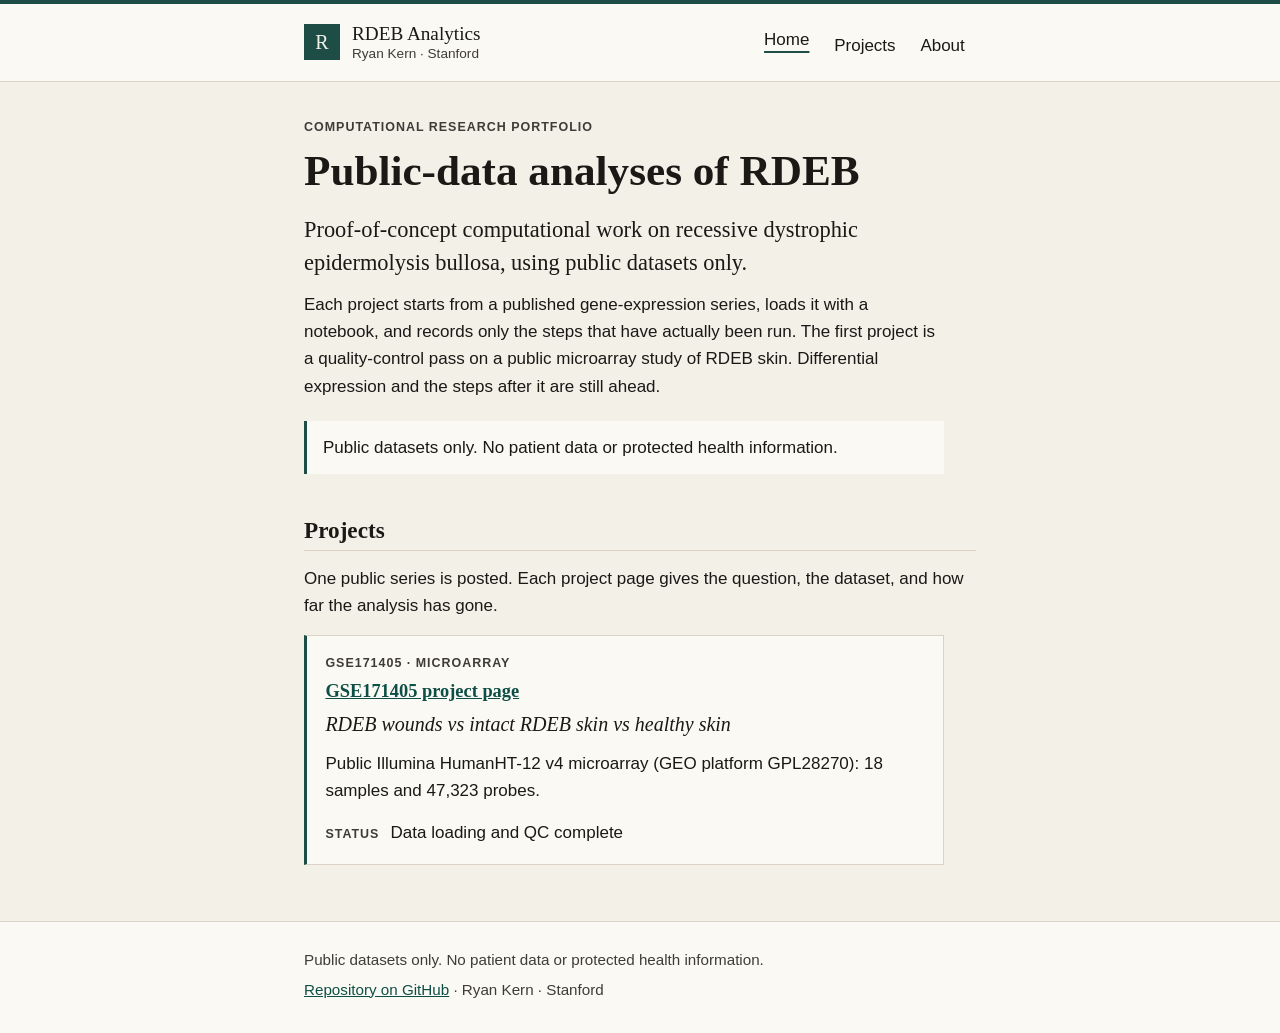
<file: docs/index.html>
<!DOCTYPE html>
<html lang="en">
<head>
  <meta charset="utf-8">
  <meta name="viewport" content="width=device-width, initial-scale=1">
  <title>RDEB Analytics</title>
  <meta name="description" content="Proof-of-concept computational analyses of public recessive dystrophic epidermolysis bullosa (RDEB) data, by Ryan Kern.">
  <meta name="author" content="Ryan Kern">
  <meta name="theme-color" content="#f3f0e8" media="(prefers-color-scheme: light)">
  <meta name="theme-color" content="#161513" media="(prefers-color-scheme: dark)">
  <link rel="canonical" href="https://theravingrooster.github.io/rdeb-analytics/">
  <link rel="icon" href="favicon.svg" type="image/svg+xml">
  <link rel="stylesheet" href="css/style.css">
  <meta property="og:title" content="RDEB Analytics">
  <meta property="og:description" content="Proof-of-concept computational analyses of public RDEB data, by Ryan Kern.">
  <meta property="og:type" content="website">
  <meta property="og:url" content="https://theravingrooster.github.io/rdeb-analytics/">
</head>
<body>
  <a class="skip" href="#main">Skip to content</a>
  <header class="site-header">
    <div class="wrap header-inner">
      <a class="brand" href="index.html">
        <span class="brand-mark" aria-hidden="true">R</span>
        <span>
          <span class="brand-name">RDEB Analytics</span>
          <span class="brand-by">Ryan Kern · Stanford</span>
        </span>
      </a>
      <nav class="nav" aria-label="Primary">
        <ul>
          <li><a href="index.html" aria-current="page">Home</a></li>
          <li><a href="index.html#projects">Projects</a></li>
          <li><a href="about.html">About</a></li>
        </ul>
      </nav>
    </div>
  </header>
  <main id="main" class="wrap">
    <header class="page-head">
      <p class="kicker">Computational research portfolio</p>
      <h1>Public-data analyses of RDEB</h1>
      <p class="lede">Proof-of-concept computational work on recessive dystrophic epidermolysis bullosa, using public datasets only.</p>
    </header>
    <div class="prose">
      <p>Each project starts from a published gene-expression series, loads it with a notebook, and records only the steps that have actually been run. The first project is a quality-control pass on a public microarray study of RDEB skin. Differential expression and the steps after it are still ahead.</p>
      <p class="callout">Public datasets only. No patient data or protected health information.</p>
    </div>

    <section id="projects" aria-labelledby="projects-heading">
      <h2 id="projects-heading">Projects</h2>
      <p>One public series is posted. Each project page gives the question, the dataset, and how far the analysis has gone.</p>
      <!--
        Adding a project: copy the article below, point the link at
        projects/<id>.html, and replace the text. Also copy
        docs/projects/template.html to docs/projects/<id>.html.
      -->
      <article class="card">
        <p class="kicker">GSE171405 · Microarray</p>
        <h3><a href="projects/gse171405.html">GSE171405 project page</a></h3>
        <p class="question">RDEB wounds vs intact RDEB skin vs healthy skin</p>
        <p>Public Illumina HumanHT-12 v4 microarray (GEO platform GPL28270): 18 samples and 47,323 probes.</p>
        <p class="status"><span class="status-label">Status</span> Data loading and QC complete</p>
      </article>
    </section>
  </main>
  <footer class="site-footer">
    <div class="wrap">
      <p>Public datasets only. No patient data or protected health information.</p>
      <p><a href="https://github.com/theravingrooster/rdeb-analytics">Repository on GitHub</a> · Ryan Kern · Stanford</p>
    </div>
  </footer>
</body>
</html>
</file>
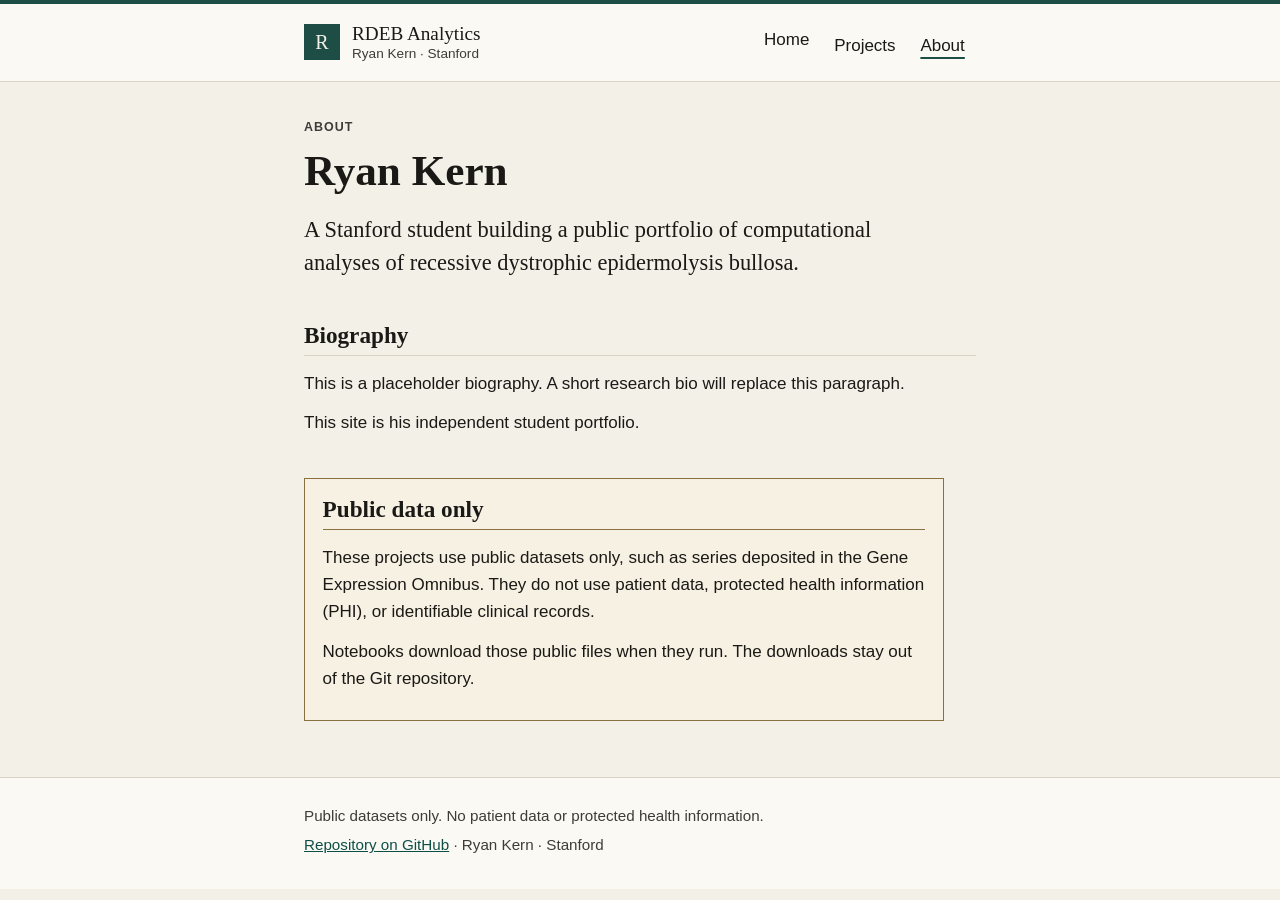
<file: docs/about.html>
<!DOCTYPE html>
<html lang="en">
<head>
  <meta charset="utf-8">
  <meta name="viewport" content="width=device-width, initial-scale=1">
  <title>About · RDEB Analytics</title>
  <meta name="description" content="About Ryan Kern's RDEB Analytics portfolio. Public datasets only; no patient data or protected health information.">
  <meta name="author" content="Ryan Kern">
  <meta name="theme-color" content="#f3f0e8" media="(prefers-color-scheme: light)">
  <meta name="theme-color" content="#161513" media="(prefers-color-scheme: dark)">
  <link rel="canonical" href="https://theravingrooster.github.io/rdeb-analytics/about.html">
  <link rel="icon" href="favicon.svg" type="image/svg+xml">
  <link rel="stylesheet" href="css/style.css">
</head>
<body>
  <a class="skip" href="#main">Skip to content</a>
  <header class="site-header">
    <div class="wrap header-inner">
      <a class="brand" href="index.html">
        <span class="brand-mark" aria-hidden="true">R</span>
        <span>
          <span class="brand-name">RDEB Analytics</span>
          <span class="brand-by">Ryan Kern · Stanford</span>
        </span>
      </a>
      <nav class="nav" aria-label="Primary">
        <ul>
          <li><a href="index.html">Home</a></li>
          <li><a href="index.html#projects">Projects</a></li>
          <li><a href="about.html" aria-current="page">About</a></li>
        </ul>
      </nav>
    </div>
  </header>
  <main id="main" class="wrap">
    <header class="page-head">
      <p class="kicker">About</p>
      <h1>Ryan Kern</h1>
      <p class="lede">A Stanford student building a public portfolio of computational analyses of recessive dystrophic epidermolysis bullosa.</p>
    </header>

    <section class="prose" aria-labelledby="bio-heading">
      <h2 id="bio-heading">Biography</h2>
      <p>This is a placeholder biography. A short research bio will replace this paragraph.</p>
      <p>This site is his independent student portfolio.</p>
    </section>

    <section class="notice" aria-labelledby="data-heading">
      <h2 id="data-heading">Public data only</h2>
      <p>These projects use public datasets only, such as series deposited in the Gene Expression Omnibus. They do not use patient data, protected health information (PHI), or identifiable clinical records.</p>
      <p>Notebooks download those public files when they run. The downloads stay out of the Git repository.</p>
    </section>
  </main>
  <footer class="site-footer">
    <div class="wrap">
      <p>Public datasets only. No patient data or protected health information.</p>
      <p><a href="https://github.com/theravingrooster/rdeb-analytics">Repository on GitHub</a> · Ryan Kern · Stanford</p>
    </div>
  </footer>
</body>
</html>
</file>
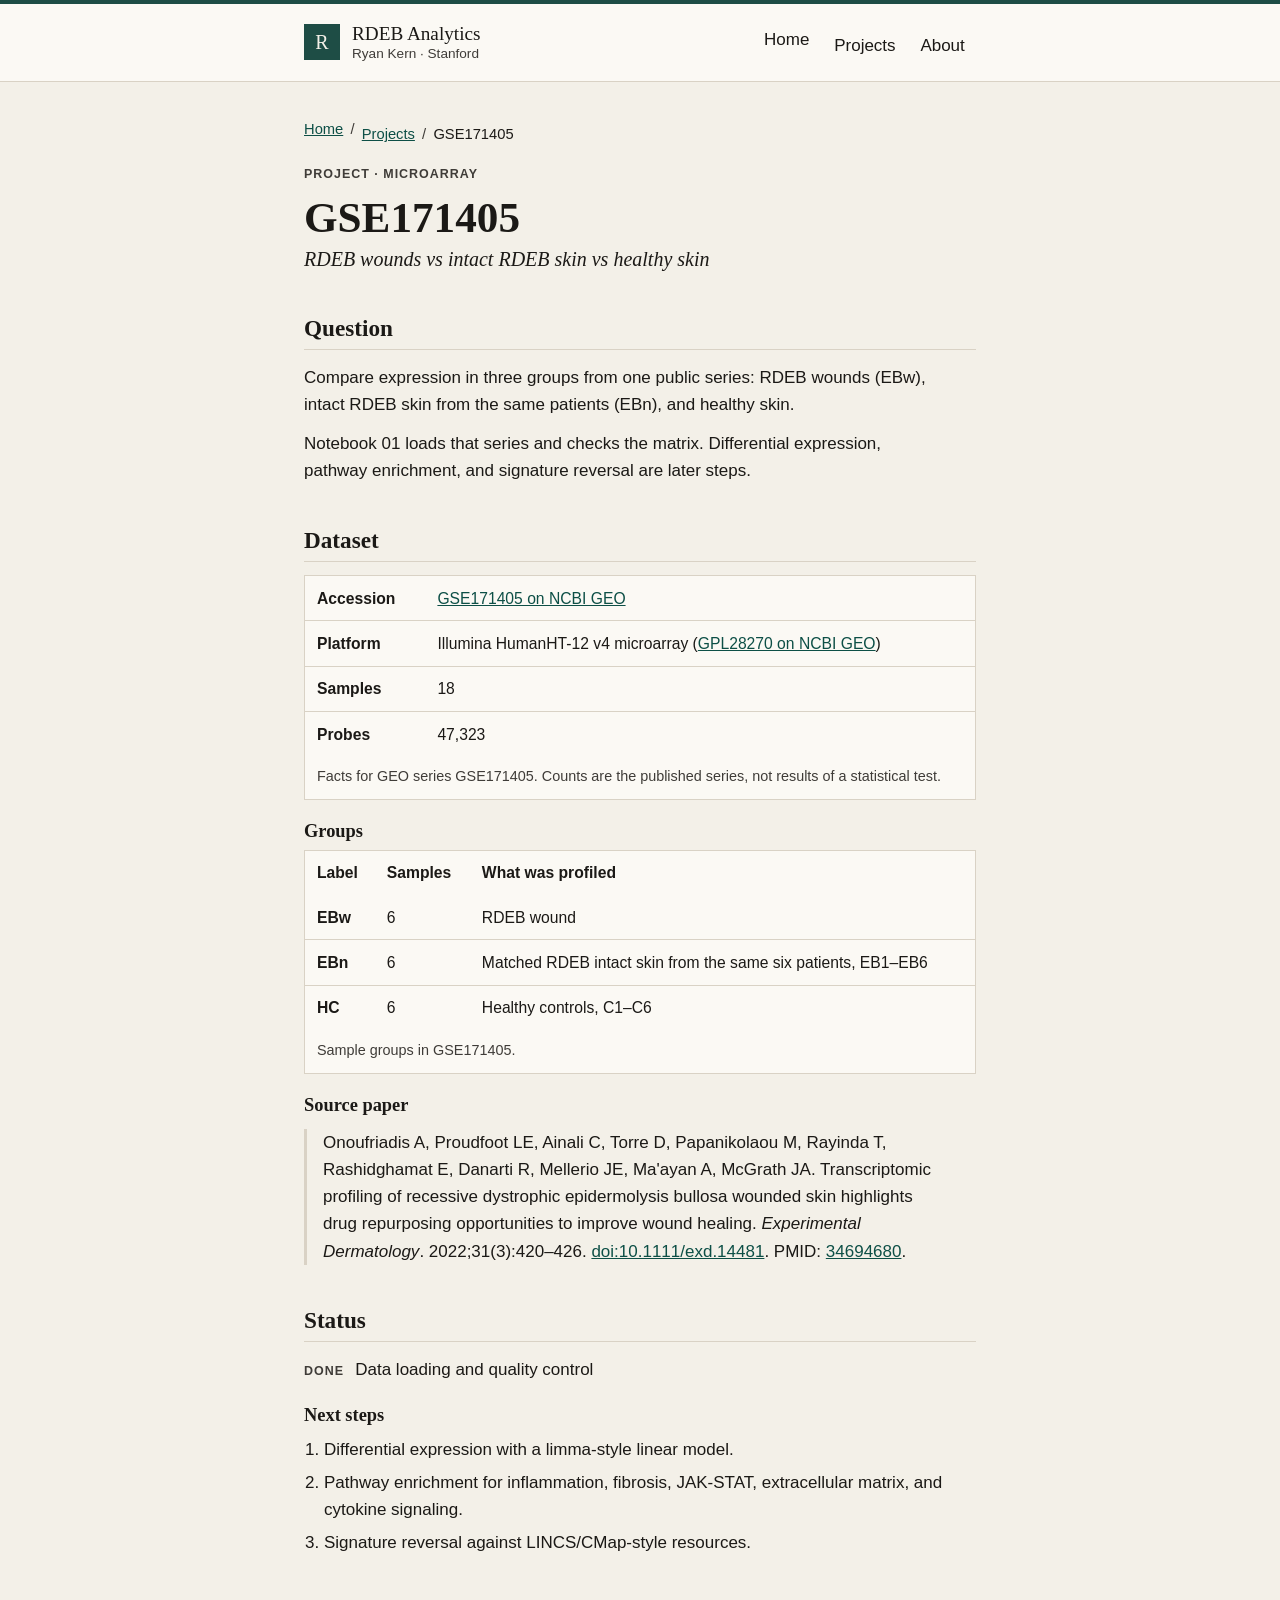
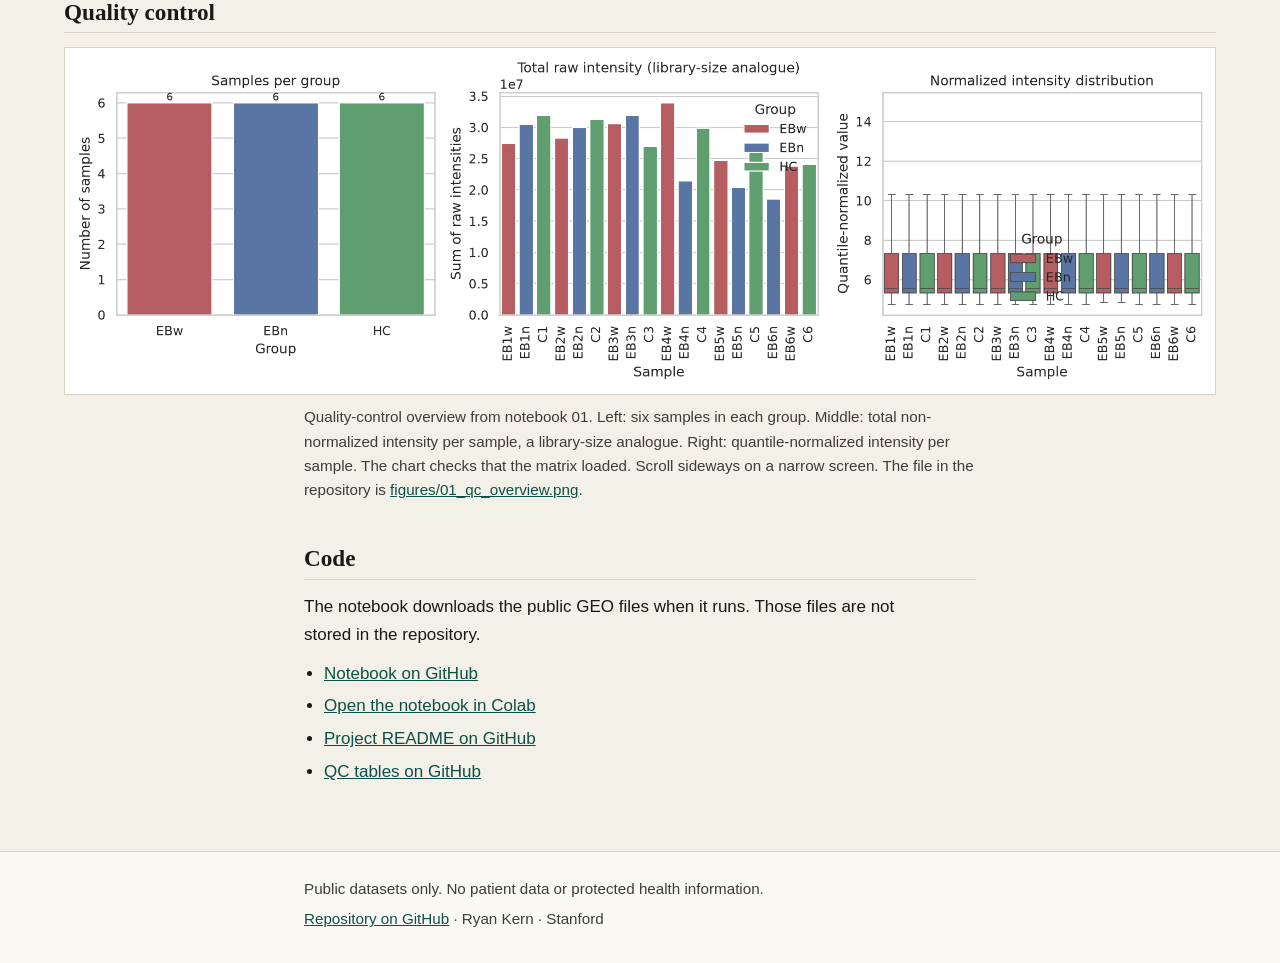
<file: docs/projects/gse171405.html>
<!DOCTYPE html>
<html lang="en">
<head>
  <meta charset="utf-8">
  <meta name="viewport" content="width=device-width, initial-scale=1">
  <title>GSE171405 · RDEB Analytics</title>
  <meta name="description" content="GSE171405: public microarray comparison of RDEB wounds, intact RDEB skin, and healthy skin. Data loading and QC are complete.">
  <meta name="author" content="Ryan Kern">
  <meta name="theme-color" content="#f3f0e8" media="(prefers-color-scheme: light)">
  <meta name="theme-color" content="#161513" media="(prefers-color-scheme: dark)">
  <link rel="canonical" href="https://theravingrooster.github.io/rdeb-analytics/projects/gse171405.html">
  <link rel="icon" href="../favicon.svg" type="image/svg+xml">
  <link rel="stylesheet" href="../css/style.css">
</head>
<body>
  <a class="skip" href="#main">Skip to content</a>
  <header class="site-header">
    <div class="wrap header-inner">
      <a class="brand" href="../index.html">
        <span class="brand-mark" aria-hidden="true">R</span>
        <span>
          <span class="brand-name">RDEB Analytics</span>
          <span class="brand-by">Ryan Kern · Stanford</span>
        </span>
      </a>
      <nav class="nav" aria-label="Primary">
        <ul>
          <li><a href="../index.html">Home</a></li>
          <li><a href="../index.html#projects">Projects</a></li>
          <li><a href="../about.html">About</a></li>
        </ul>
      </nav>
    </div>
  </header>
  <main id="main">
    <div class="wrap">
    <nav class="breadcrumb" aria-label="Breadcrumb">
      <ol>
        <li><a href="../index.html">Home</a></li>
        <li><a href="../index.html#projects">Projects</a></li>
        <li aria-current="page">GSE171405</li>
      </ol>
    </nav>
    <header class="page-head">
      <p class="kicker">Project · Microarray</p>
      <h1>GSE171405</h1>
      <p class="question">RDEB wounds vs intact RDEB skin vs healthy skin</p>
    </header>

    <section class="prose" aria-labelledby="question-heading">
      <h2 id="question-heading">Question</h2>
      <p>Compare expression in three groups from one public series: RDEB wounds (EBw), intact RDEB skin from the same patients (EBn), and healthy skin.</p>
      <p>Notebook 01 loads that series and checks the matrix. Differential expression, pathway enrichment, and signature reversal are later steps.</p>
    </section>

    <section aria-labelledby="dataset-heading">
      <h2 id="dataset-heading">Dataset</h2>
      <div class="table-scroll">
        <table>
          <caption>Facts for GEO series GSE171405. Counts are the published series, not results of a statistical test.</caption>
          <tbody>
            <tr>
              <th scope="row">Accession</th>
              <td><a href="https://www.ncbi.nlm.nih.gov/geo/query/acc.cgi?acc=GSE171405">GSE171405 on NCBI GEO</a></td>
            </tr>
            <tr>
              <th scope="row">Platform</th>
              <td>Illumina HumanHT-12 v4 microarray (<a href="https://www.ncbi.nlm.nih.gov/geo/query/acc.cgi?acc=GPL28270">GPL28270 on NCBI GEO</a>)</td>
            </tr>
            <tr>
              <th scope="row">Samples</th>
              <td>18</td>
            </tr>
            <tr>
              <th scope="row">Probes</th>
              <td>47,323</td>
            </tr>
          </tbody>
        </table>
      </div>
      <h3>Groups</h3>
      <div class="table-scroll">
        <table>
          <caption>Sample groups in GSE171405.</caption>
          <thead>
            <tr>
              <th scope="col">Label</th>
              <th scope="col">Samples</th>
              <th scope="col">What was profiled</th>
            </tr>
          </thead>
          <tbody>
            <tr>
              <th scope="row">EBw</th>
              <td>6</td>
              <td>RDEB wound</td>
            </tr>
            <tr>
              <th scope="row">EBn</th>
              <td>6</td>
              <td>Matched RDEB intact skin from the same six patients, EB1–EB6</td>
            </tr>
            <tr>
              <th scope="row">HC</th>
              <td>6</td>
              <td>Healthy controls, C1–C6</td>
            </tr>
          </tbody>
        </table>
      </div>
      <h3>Source paper</h3>
      <p class="citation">Onoufriadis A, Proudfoot LE, Ainali C, Torre D, Papanikolaou M, Rayinda T, Rashidghamat E, Danarti R, Mellerio JE, Ma'ayan A, McGrath JA. Transcriptomic profiling of recessive dystrophic epidermolysis bullosa wounded skin highlights drug repurposing opportunities to improve wound healing. <cite>Experimental Dermatology</cite>. 2022;31(3):420–426. <a href="https://doi.org/10.1111/exd.14481">doi:10.1111/exd.14481</a>. PMID: <a href="https://pubmed.ncbi.nlm.nih.gov/34694680/">34694680</a>.</p>
    </section>

    <section class="prose" aria-labelledby="status-heading">
      <h2 id="status-heading">Status</h2>
      <p class="status"><span class="status-label">Done</span> Data loading and quality control</p>
      <h3>Next steps</h3>
      <ol>
        <li>Differential expression with a limma-style linear model.</li>
        <li>Pathway enrichment for inflammation, fibrosis, JAK-STAT, extracellular matrix, and cytokine signaling.</li>
        <li>Signature reversal against LINCS/CMap-style resources.</li>
      </ol>
    </section>

    </div>
    <div class="wrap wrap-wide">
    <section aria-labelledby="qc-heading">
      <h2 id="qc-heading">Quality control</h2>
      <figure>
        <div class="figure-frame" tabindex="0" role="region" aria-label="Quality-control chart. Scroll horizontally if it is wider than the window.">
          <img
            src="../assets/gse171405/01_qc_overview.png"
            width="2075"
            height="608"
            alt="Three-panel quality-control chart for GSE171405. Left: bar chart with 6 samples in each of EBw, EBn, and HC. Middle: total raw intensity for each of the 18 samples. Right: box plots of quantile-normalized intensity for each sample.">
        </div>
        <figcaption>
          Quality-control overview from notebook 01. Left: six samples in each group. Middle: total non-normalized intensity per sample, a library-size analogue. Right: quantile-normalized intensity per sample. The chart checks that the matrix loaded. Scroll sideways on a narrow screen. The file in the repository is <a href="https://github.com/theravingrooster/rdeb-analytics/blob/main/projects/gse171405/figures/01_qc_overview.png">figures/01_qc_overview.png</a>.
        </figcaption>
      </figure>
    </section>
    </div>
    <div class="wrap">
    <section class="prose" aria-labelledby="code-heading">
      <h2 id="code-heading">Code</h2>
      <p>The notebook downloads the public GEO files when it runs. Those files are not stored in the repository.</p>
      <ul>
        <li><a href="https://github.com/theravingrooster/rdeb-analytics/blob/main/projects/gse171405/notebooks/01_download_and_load.ipynb">Notebook on GitHub</a></li>
        <li><a href="https://colab.research.google.com/github/theravingrooster/rdeb-analytics/blob/main/projects/gse171405/notebooks/01_download_and_load.ipynb">Open the notebook in Colab</a></li>
        <li><a href="https://github.com/theravingrooster/rdeb-analytics/blob/main/projects/gse171405/README.md">Project README on GitHub</a></li>
        <li><a href="https://github.com/theravingrooster/rdeb-analytics/tree/main/projects/gse171405/results">QC tables on GitHub</a></li>
      </ul>
    </section>
    </div>
  </main>
  <footer class="site-footer">
    <div class="wrap">
      <p>Public datasets only. No patient data or protected health information.</p>
      <p><a href="https://github.com/theravingrooster/rdeb-analytics">Repository on GitHub</a> · Ryan Kern · Stanford</p>
    </div>
  </footer>
</body>
</html>
</file>
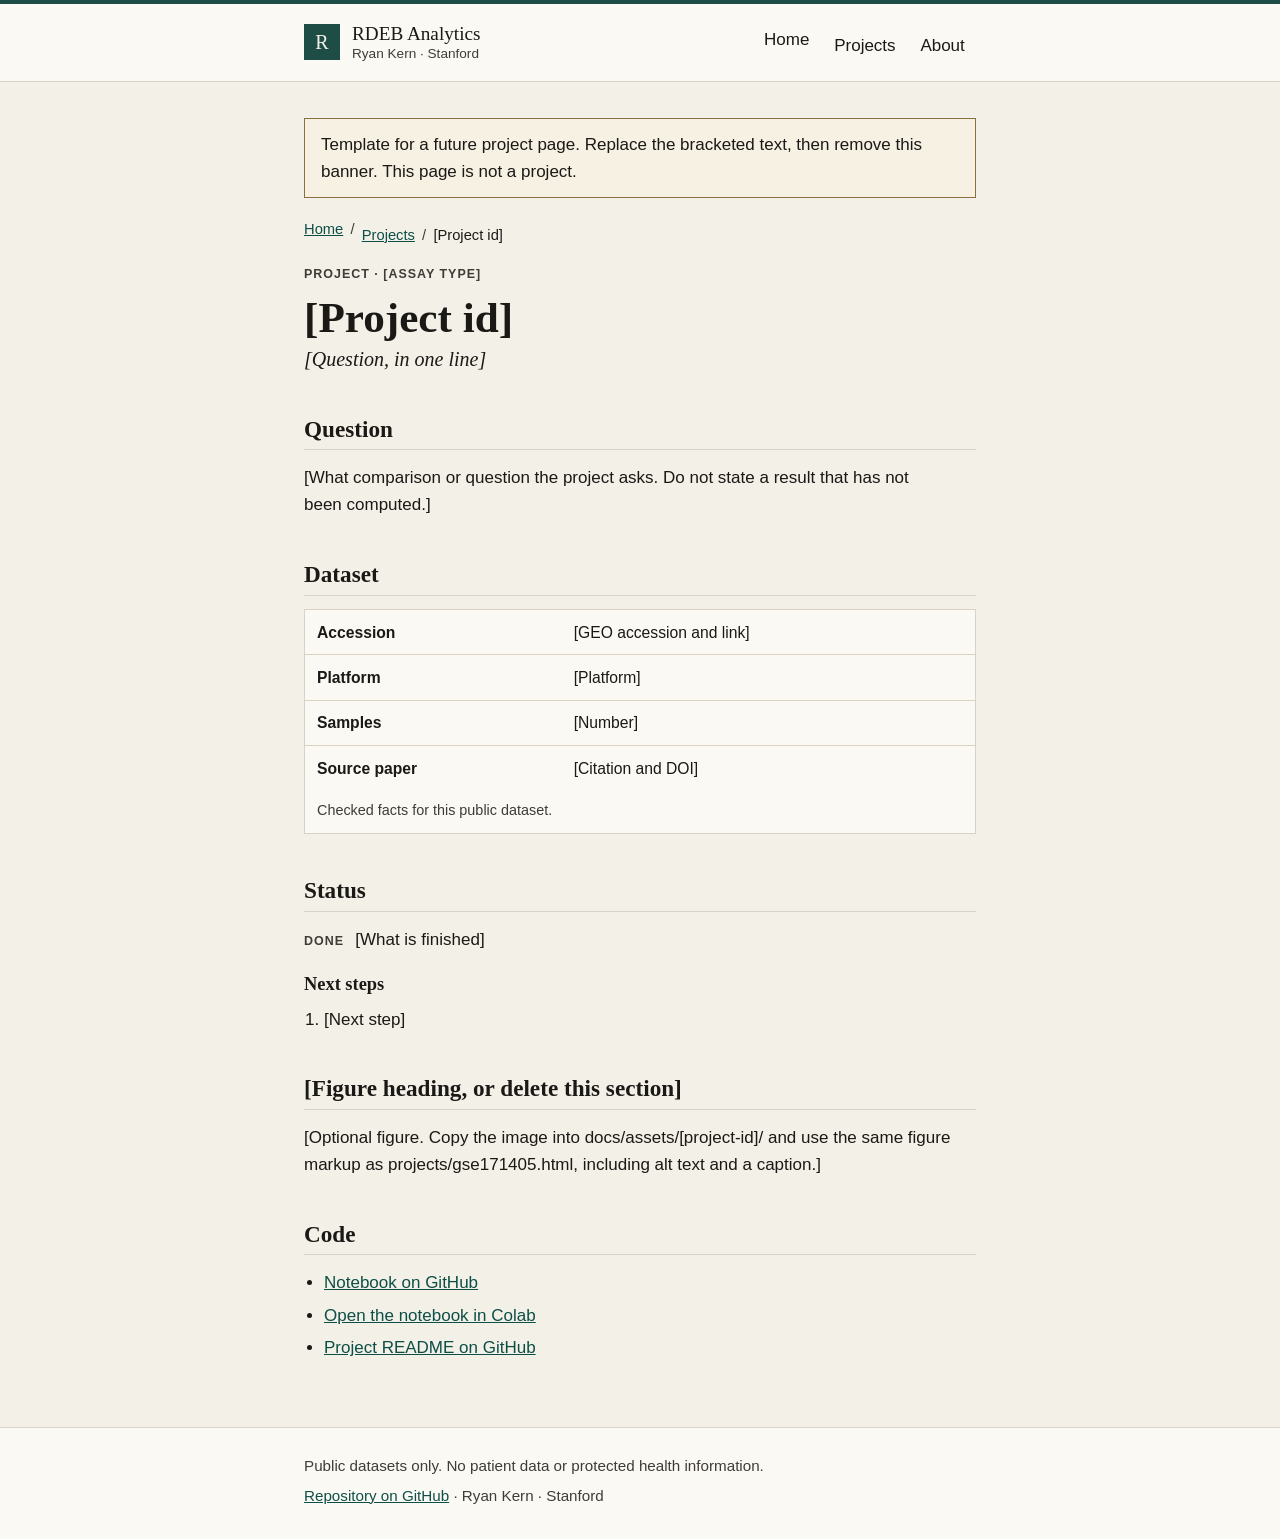
<file: docs/projects/template.html>
<!DOCTYPE html>
<html lang="en">
<head>
  <meta charset="utf-8">
  <meta name="viewport" content="width=device-width, initial-scale=1">
  <title>Project page template · RDEB Analytics</title>
  <meta name="description" content="Template for a future RDEB Analytics project page. Not a project.">
  <meta name="robots" content="noindex, nofollow">
  <meta name="theme-color" content="#f3f0e8" media="(prefers-color-scheme: light)">
  <meta name="theme-color" content="#161513" media="(prefers-color-scheme: dark)">
  <link rel="icon" href="../favicon.svg" type="image/svg+xml">
  <link rel="stylesheet" href="../css/style.css">
</head>
<!--
  How to add a project
  1. Copy this file to docs/projects/<project-id>.html.
  2. Replace every [bracketed] placeholder. Delete this comment and the template banner.
  3. Remove the noindex meta tag. Set the canonical URL.
  4. Copy any figure you want on the page into docs/assets/<project-id>/.
     Keep downloaded raw data gitignored.
  5. Add a card in the Projects section of docs/index.html (a comment marks the spot).
  6. Add the new page to docs/sitemap.xml.
  Report only dataset facts you have checked, and only analyses the notebooks have run.
-->
<body>
  <a class="skip" href="#main">Skip to content</a>
  <header class="site-header">
    <div class="wrap header-inner">
      <a class="brand" href="../index.html">
        <span class="brand-mark" aria-hidden="true">R</span>
        <span>
          <span class="brand-name">RDEB Analytics</span>
          <span class="brand-by">Ryan Kern · Stanford</span>
        </span>
      </a>
      <nav class="nav" aria-label="Primary">
        <ul>
          <li><a href="../index.html">Home</a></li>
          <li><a href="../index.html#projects">Projects</a></li>
          <li><a href="../about.html">About</a></li>
        </ul>
      </nav>
    </div>
  </header>
  <main id="main" class="wrap">
    <p class="template-banner">Template for a future project page. Replace the bracketed text, then remove this banner. This page is not a project.</p>
    <nav class="breadcrumb" aria-label="Breadcrumb">
      <ol>
        <li><a href="../index.html">Home</a></li>
        <li><a href="../index.html#projects">Projects</a></li>
        <li aria-current="page">[Project id]</li>
      </ol>
    </nav>
    <header class="page-head">
      <p class="kicker">Project · [Assay type]</p>
      <h1>[Project id]</h1>
      <p class="question">[Question, in one line]</p>
    </header>

    <section class="prose" aria-labelledby="question-heading">
      <h2 id="question-heading">Question</h2>
      <p>[What comparison or question the project asks. Do not state a result that has not been computed.]</p>
    </section>

    <section aria-labelledby="dataset-heading">
      <h2 id="dataset-heading">Dataset</h2>
      <div class="table-scroll">
        <table>
          <caption>Checked facts for this public dataset.</caption>
          <tbody>
            <tr>
              <th scope="row">Accession</th>
              <td>[GEO accession and link]</td>
            </tr>
            <tr>
              <th scope="row">Platform</th>
              <td>[Platform]</td>
            </tr>
            <tr>
              <th scope="row">Samples</th>
              <td>[Number]</td>
            </tr>
            <tr>
              <th scope="row">Source paper</th>
              <td>[Citation and DOI]</td>
            </tr>
          </tbody>
        </table>
      </div>
    </section>

    <section class="prose" aria-labelledby="status-heading">
      <h2 id="status-heading">Status</h2>
      <p class="status"><span class="status-label">Done</span> [What is finished]</p>
      <h3>Next steps</h3>
      <ol>
        <li>[Next step]</li>
      </ol>
    </section>

    <section aria-labelledby="figure-heading">
      <h2 id="figure-heading">[Figure heading, or delete this section]</h2>
      <p>[Optional figure. Copy the image into docs/assets/[project-id]/ and use the same figure markup as projects/gse171405.html, including alt text and a caption.]</p>
    </section>

    <section class="prose" aria-labelledby="code-heading">
      <h2 id="code-heading">Code</h2>
      <ul>
        <li><a href="[GitHub notebook URL]">Notebook on GitHub</a></li>
        <li><a href="[Colab URL]">Open the notebook in Colab</a></li>
        <li><a href="[GitHub README URL]">Project README on GitHub</a></li>
      </ul>
    </section>
  </main>
  <footer class="site-footer">
    <div class="wrap">
      <p>Public datasets only. No patient data or protected health information.</p>
      <p><a href="https://github.com/theravingrooster/rdeb-analytics">Repository on GitHub</a> · Ryan Kern · Stanford</p>
    </div>
  </footer>
</body>
</html>
</file>
<file: docs/css/style.css>
/* RDEB Analytics — static research portfolio.
   Paper-and-ink academic layout. Colors meet WCAG AA for text. */

:root {
  --bg: #f3f0e8;
  --paper: #fbf9f4;
  --ink: #1b1916;
  --muted: #3f3c38;
  --line: #d9d2c5;
  --accent: #1e4d45;
  --link: #0d4f46;
  --link-hover: #08352f;
  --focus: #0842a0;
  --notice-bg: #f7f1e4;
  --notice-line: #8a7040;
  --serif: "Iowan Old Style", "Palatino Linotype", Palatino, "Book Antiqua", Georgia, "Times New Roman", serif;
  --sans: "Segoe UI", "Helvetica Neue", Helvetica, Arial, sans-serif;
  color-scheme: light;
}

@media (prefers-color-scheme: dark) {
  :root {
    --bg: #161513;
    --paper: #221f1c;
    --ink: #f4efe6;
    --muted: #d4cdc2;
    --line: #3d3832;
    --accent: #9ed9cc;
    --link: #b7ebe1;
    --link-hover: #e7faf6;
    --focus: #ffbf47;
    --notice-bg: #2a241c;
    --notice-line: #d4b483;
    color-scheme: dark;
  }
}

*,
*::before,
*::after {
  box-sizing: border-box;
}

html {
  scroll-behavior: smooth;
}

@media (prefers-reduced-motion: reduce) {
  html {
    scroll-behavior: auto;
  }
}

body {
  margin: 0;
  background: var(--bg);
  color: var(--ink);
  font-family: var(--sans);
  font-size: 1.0625rem;
  line-height: 1.6;
  overflow-wrap: break-word;
}

:focus-visible {
  outline: 3px solid var(--focus);
  outline-offset: 2px;
}

.skip {
  position: absolute;
  left: 0.75rem;
  top: 0.75rem;
  transform: translateY(-200%);
  z-index: 10;
  background: var(--ink);
  color: var(--bg);
  padding: 0.55rem 0.8rem;
  text-decoration: none;
}

.skip:focus {
  transform: none;
}

a {
  color: var(--link);
}

a:hover {
  color: var(--link-hover);
}

.wrap {
  width: min(42rem, calc(100% - 2rem));
  margin-inline: auto;
}

.wrap-wide {
  width: min(72rem, calc(100% - 2rem));
}

.site-header {
  border-top: 4px solid var(--accent);
  border-bottom: 1px solid var(--line);
  background: var(--paper);
}

.header-inner {
  display: flex;
  flex-wrap: wrap;
  align-items: center;
  justify-content: space-between;
  gap: 0.5rem 1.5rem;
  padding: 0.85rem 0;
}

.brand {
  display: flex;
  align-items: center;
  gap: 0.75rem;
  min-height: 44px;
  color: var(--ink);
  text-decoration: none;
}

.brand:hover {
  text-decoration: underline;
  text-underline-offset: 0.2em;
}

.brand-mark {
  display: grid;
  place-items: center;
  width: 2.25rem;
  height: 2.25rem;
  flex: none;
  background: var(--accent);
  color: var(--bg);
  font-family: var(--serif);
  font-size: 1.25rem;
  line-height: 1;
}

.brand-name {
  display: block;
  font-family: var(--serif);
  font-size: 1.2rem;
  line-height: 1.15;
}

.brand-by {
  display: block;
  color: var(--muted);
  font-size: 0.85rem;
  line-height: 1.3;
}

.nav ul {
  display: flex;
  flex-wrap: wrap;
  gap: 0.15rem;
  list-style: none;
  margin: 0;
  padding: 0;
}

.nav a {
  display: inline-flex;
  align-items: center;
  min-height: 44px;
  padding: 0.25rem 0.7rem;
  color: var(--ink);
  text-decoration: none;
}

.nav a:hover,
.nav a:focus-visible {
  text-decoration: underline;
  text-underline-offset: 0.3em;
}

.nav a[aria-current="page"] {
  text-decoration: underline;
  text-decoration-thickness: 2px;
  text-decoration-color: var(--accent);
  text-underline-offset: 0.35em;
}

main {
  padding: 2.25rem 0 3.5rem;
}

.kicker {
  margin: 0 0 0.4rem;
  color: var(--muted);
  font-size: 0.78rem;
  font-weight: 600;
  letter-spacing: 0.08em;
  text-transform: uppercase;
}

h1,
h2,
h3 {
  font-family: var(--serif);
  font-weight: 600;
  line-height: 1.25;
}

h1 {
  margin: 0;
  font-size: clamp(2rem, 4vw, 2.7rem);
  text-wrap: balance;
}

h2 {
  margin: 0 0 0.85rem;
  padding-bottom: 0.35rem;
  border-bottom: 1px solid var(--line);
  font-size: 1.45rem;
}

h3 {
  margin: 1.25rem 0 0.4rem;
  font-size: 1.15rem;
}

.lede,
.page-head p,
.prose > p,
.prose > ul,
.prose > ol {
  max-width: 40rem;
}

.lede {
  margin: 1rem 0 0;
  font-family: var(--serif);
  font-size: clamp(1.2rem, 2vw, 1.4rem);
  line-height: 1.45;
}

.page-head {
  margin-bottom: 0.5rem;
}

section {
  margin-top: 2.6rem;
}

p {
  margin: 0.75rem 0;
}

ul,
ol {
  margin: 0.6rem 0;
  padding-left: 1.25rem;
}

li + li {
  margin-top: 0.35rem;
}

.callout {
  max-width: 40rem;
  margin: 1.35rem 0 0;
  padding: 0.8rem 1rem;
  border-left: 3px solid var(--accent);
  background: var(--paper);
}

.notice {
  max-width: 40rem;
  padding: 1rem 1.1rem;
  border: 1px solid var(--notice-line);
  background: var(--notice-bg);
}

.notice h2 {
  border-bottom-color: var(--notice-line);
}

.question {
  margin-top: 0;
  font-family: var(--serif);
  font-size: 1.25rem;
  font-style: italic;
  line-height: 1.4;
}

.card {
  max-width: 40rem;
  margin-top: 1rem;
  padding: 1.1rem 1.15rem 1.15rem;
  border: 1px solid var(--line);
  border-left: 3px solid var(--accent);
  background: var(--paper);
}

.card h3 {
  margin-top: 0.2rem;
}

.card p:last-child {
  margin-bottom: 0;
}

.status {
  display: flex;
  flex-wrap: wrap;
  align-items: baseline;
  gap: 0.4rem 0.7rem;
  margin: 0.9rem 0 0;
}

.status-label {
  color: var(--muted);
  font-size: 0.78rem;
  font-weight: 600;
  letter-spacing: 0.08em;
  text-transform: uppercase;
}

.table-scroll {
  max-width: 100%;
  overflow-x: auto;
  border: 1px solid var(--line);
  background: var(--paper);
}

table {
  width: 100%;
  border-collapse: collapse;
  font-size: 0.98rem;
}

caption {
  caption-side: bottom;
  padding: 0.55rem 0.75rem 0.7rem;
  color: var(--muted);
  font-size: 0.9rem;
  text-align: left;
}

th,
td {
  padding: 0.6rem 0.75rem;
  border-bottom: 1px solid var(--line);
  text-align: left;
  vertical-align: top;
}

tr:last-child th,
tr:last-child td {
  border-bottom: 0;
}

th {
  font-weight: 600;
}

.citation {
  max-width: 40rem;
  padding-left: 1rem;
  border-left: 3px solid var(--line);
}

.figure-frame {
  overflow-x: auto;
  border: 1px solid var(--line);
  background: #fff;
  padding: 0.4rem;
}

.figure-frame img {
  display: block;
  width: 100%;
  min-width: 52rem;
  height: auto;
}

figure {
  margin: 0;
}

figcaption {
  max-width: 42rem;
  margin-top: 0.65rem;
  color: var(--muted);
  font-size: 0.95rem;
}

.wrap-wide h2,
.wrap-wide figcaption {
  margin-inline: auto;
}

.breadcrumb ol {
  display: flex;
  flex-wrap: wrap;
  gap: 0.25rem 0;
  list-style: none;
  margin: 0 0 1.1rem;
  padding: 0;
  font-size: 0.92rem;
}

.breadcrumb li:not(:last-child)::after {
  content: "/";
  margin: 0 0.45rem;
  color: var(--muted);
}

.breadcrumb [aria-current="page"] {
  color: var(--ink);
  text-decoration: none;
}

.template-banner {
  margin: 0 0 1.25rem;
  padding: 0.75rem 1rem;
  border: 1px solid var(--notice-line);
  background: var(--notice-bg);
}

.site-footer {
  border-top: 1px solid var(--line);
  background: var(--paper);
}

.site-footer .wrap {
  padding: 1.25rem 0 1.6rem;
}

.site-footer p {
  max-width: 40rem;
  margin: 0.35rem 0;
  color: var(--muted);
  font-size: 0.95rem;
}

.site-footer a {
  color: var(--link);
}

@media (max-width: 40rem) {
  main {
    padding-top: 1.6rem;
  }

  .header-inner {
    align-items: flex-start;
  }
}

@media print {
  .skip,
  .site-header .nav,
  .site-footer {
    display: none;
  }

  body,
  .site-header,
  .card,
  .callout {
    background: #fff;
    color: #000;
  }

  a {
    color: #000;
  }
}
</file>
